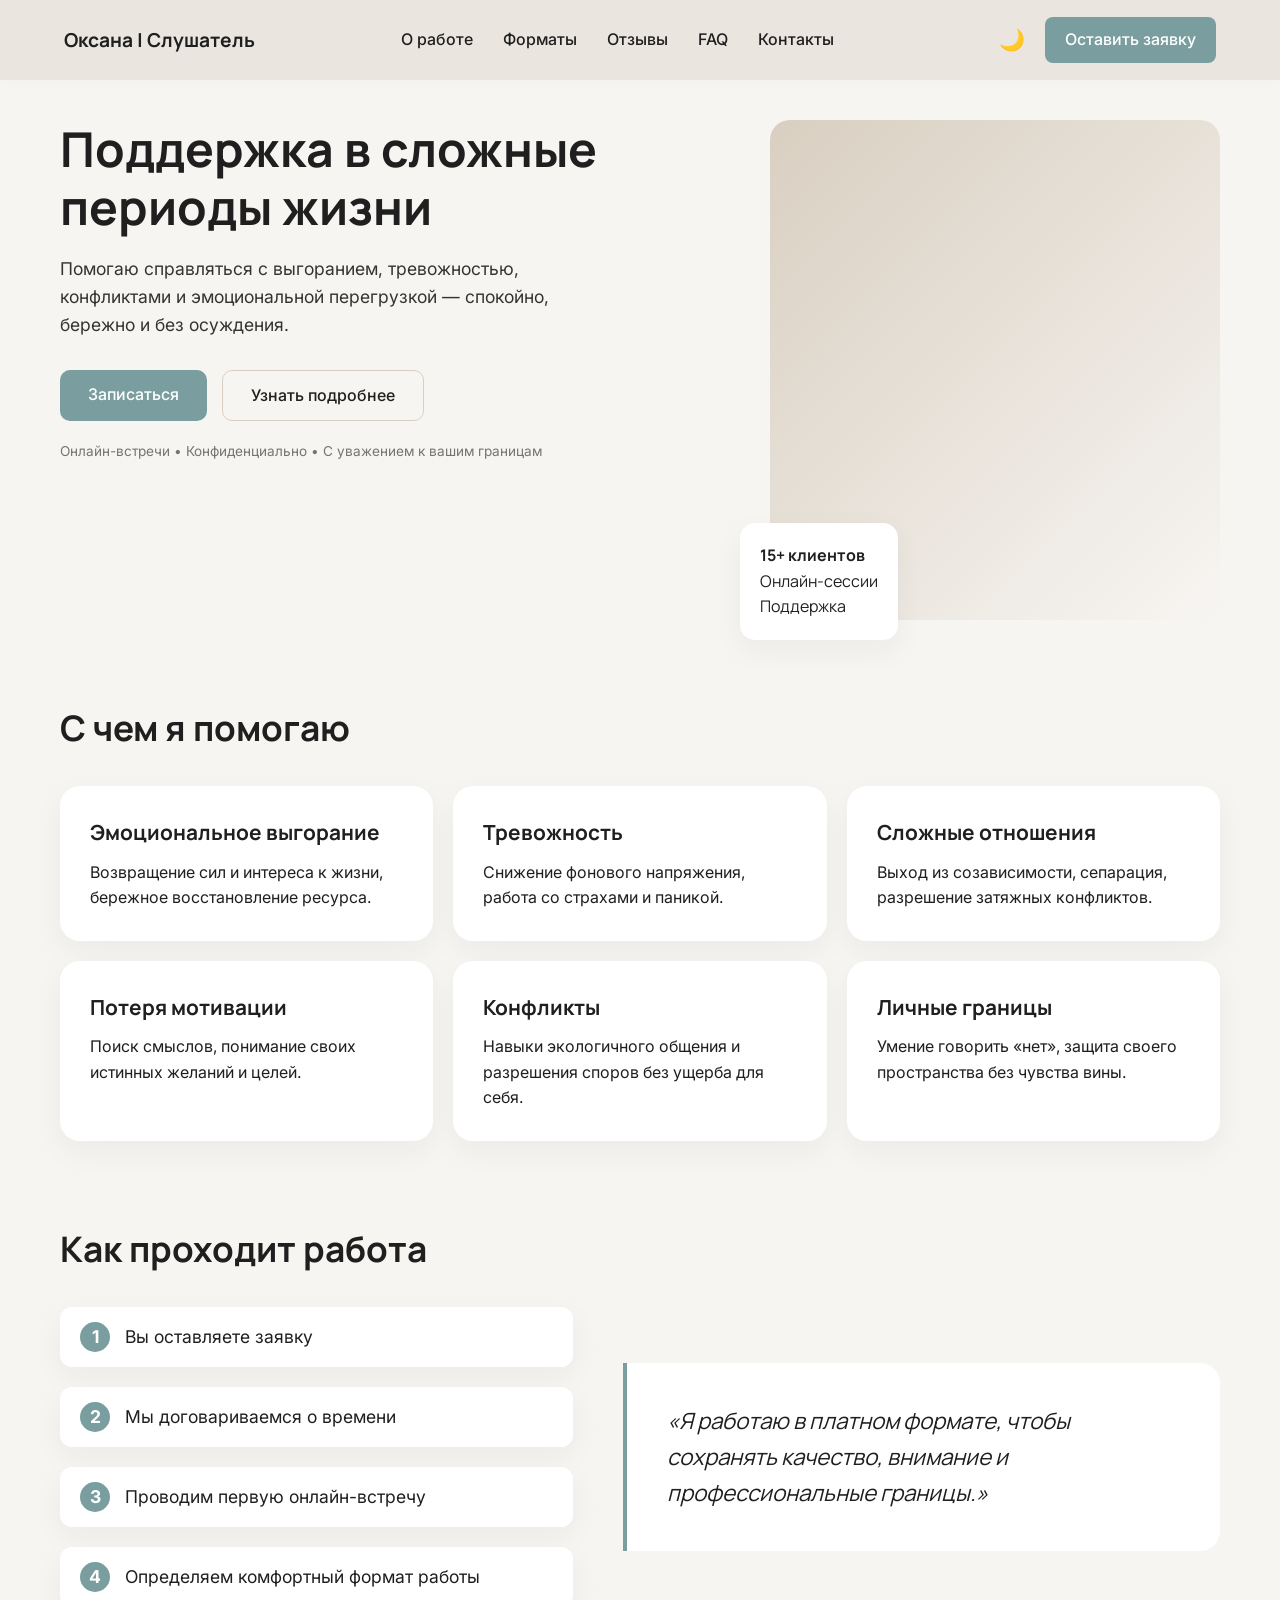
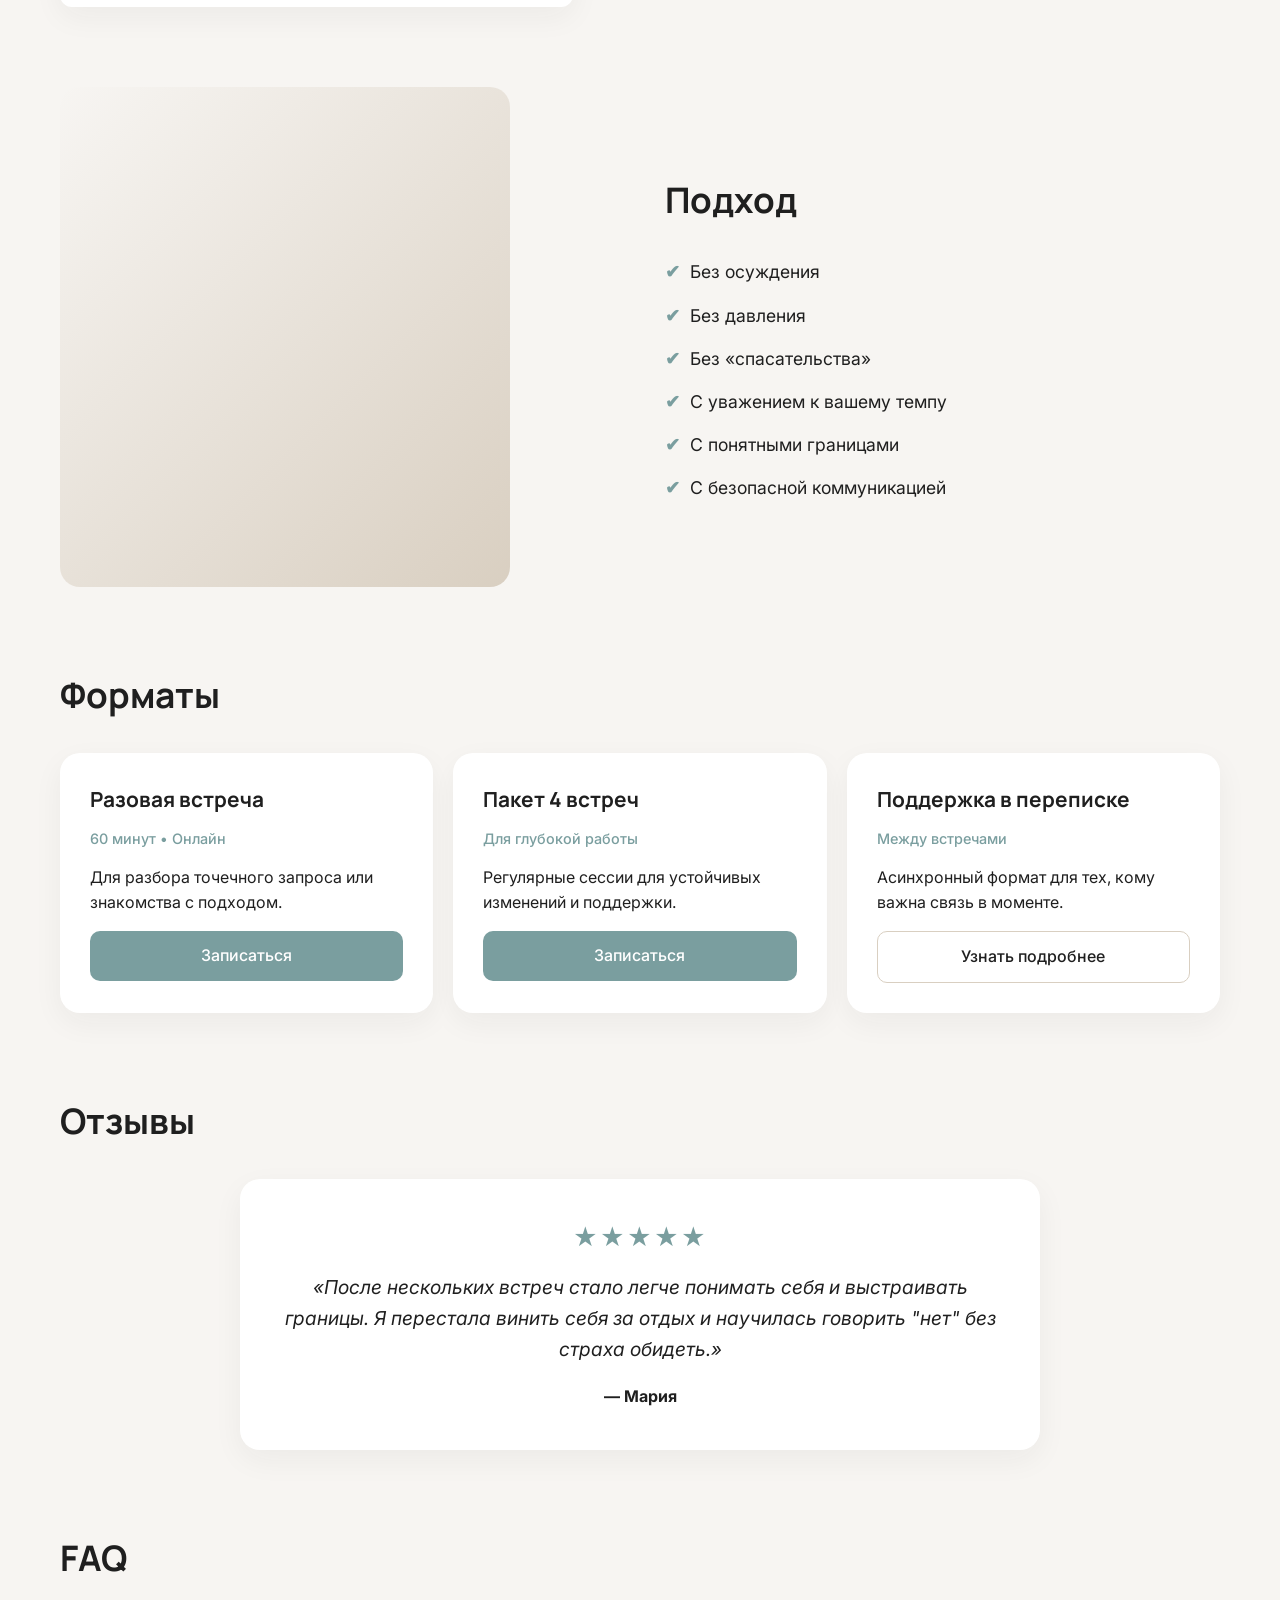
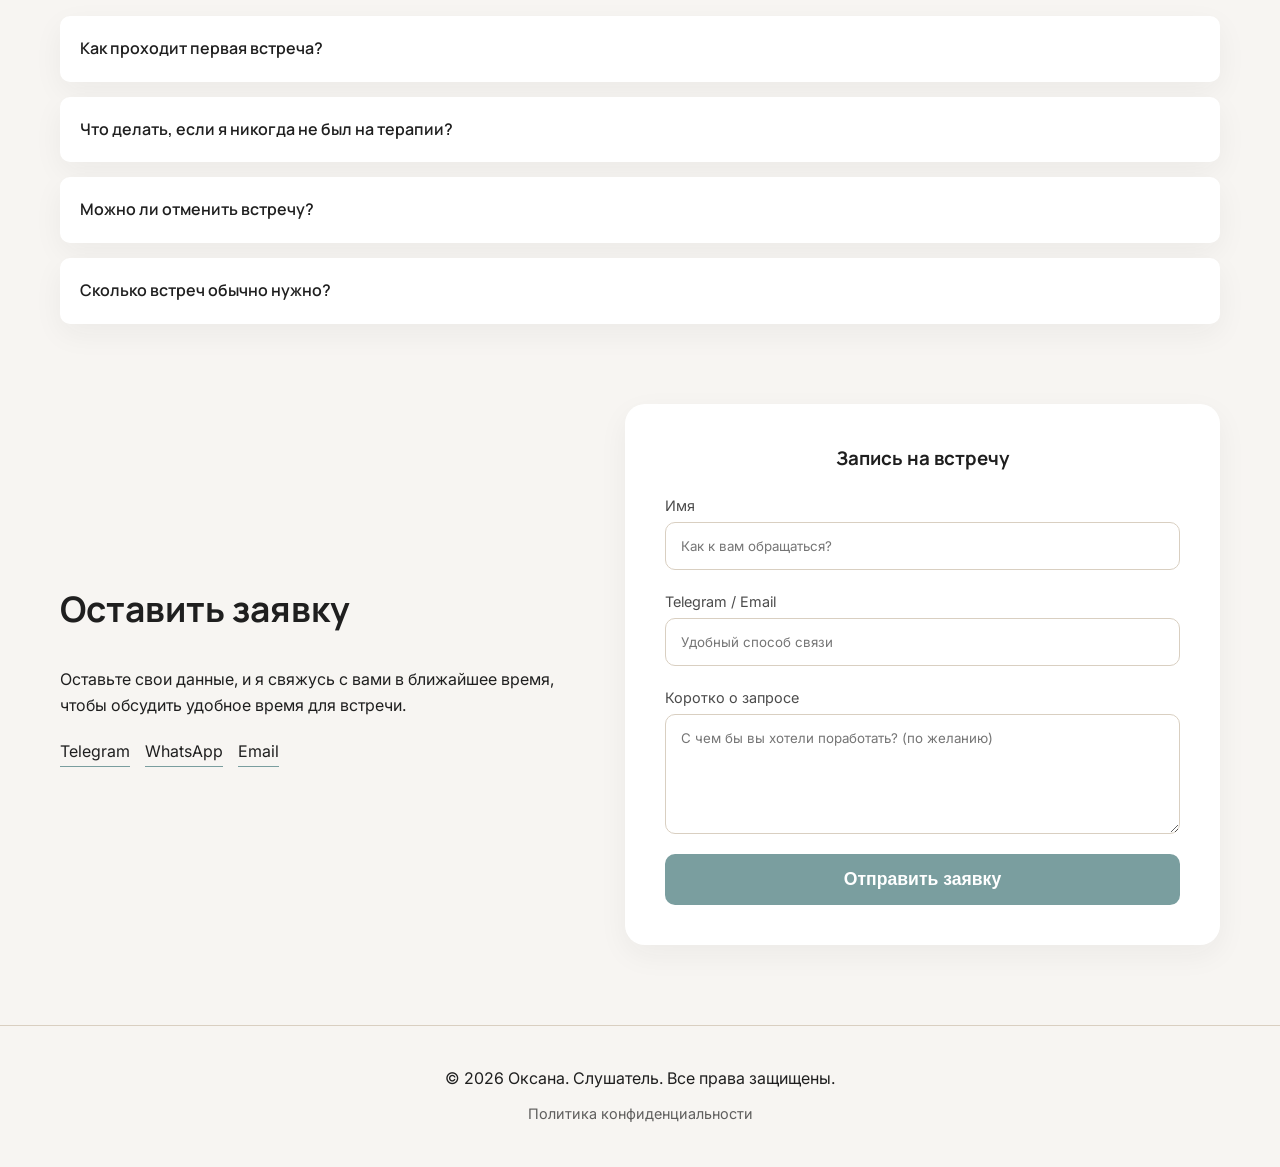
<file: index.html>
<!doctype html>
<html lang="ru">
  <head>
    <meta charset="UTF-8" />
    <meta name="viewport" content="width=device-width, initial-scale=1.0" />
    <title>Оксана | Слушатель</title>
    <link rel="stylesheet" href="style.css" />
    <link rel="preconnect" href="https://fonts.googleapis.com">
    <link rel="preconnect" href="https://fonts.gstatic.com" crossorigin>
    <link href="https://fonts.googleapis.com/css2?family=Inter:wght@400;500&family=Manrope:wght@500;700&display=swap" rel="stylesheet">
  </head>
  <body>
    <header>
      <a href="#" class="logo-link">
        <span class="logo-text">Оксана | Слушатель</span>
      </a>
      <nav>
        <ul class="menu">
          <li><a href="#about">О работе</a></li>
          <li><a href="#formats">Форматы</a></li>
          <li><a href="#reviews">Отзывы</a></li>
          <li><a href="#faq">FAQ</a></li>
          <li><a href="#contacts">Контакты</a></li>
        </ul>
      </nav>
      <div class="smena">
        <label>
          <input class="tema" type="checkbox">
          <span class="slider icon-theme">🌙</span>
        </label>
      </div>
      <a href="#contacts" class="header-btn hide-mobile">Оставить заявку</a>
      <div class="burger">
        <span></span>
        <span></span>
        <span></span>
      </div>
    </header>

    <main class="card-container">
      
      <section class="content-block columns hero">
        <div class="hero-text">
          <h1>Поддержка в сложные периоды жизни</h1>
          <p>Помогаю справляться с выгоранием, тревожностью, конфликтами и эмоциональной перегрузкой — спокойно, бережно и без осуждения.</p>
          <div class="hero-buttons">
            <a href="#contacts" class="btn-primary">Записаться</a>
            <a href="#about" class="btn-secondary">Узнать подробнее</a>
          </div>
          <p class="hero-small">Онлайн-встречи • Конфиденциально • С уважением к вашим границам</p>
        </div>
        <div class="hero-image">
          <div src="oks.jpg" class="image-placeholder">
            <div class="floating-card">
              <strong>15+ клиентов</strong><br>Онлайн-сессии<br>Поддержка
            </div>
          </div>
        </div>
      </section>

      <section id="about" class="content-block">
        <h2>С чем я помогаю</h2>
        <div class="projects-grid">
          <div class="project">
            <h3>Эмоциональное выгорание</h3>
            <p>Возвращение сил и интереса к жизни, бережное восстановление ресурса.</p>
          </div>
          <div class="project">
            <h3>Тревожность</h3>
            <p>Снижение фонового напряжения, работа со страхами и паникой.</p>
          </div>
          <div class="project">
            <h3>Сложные отношения</h3>
            <p>Выход из созависимости, сепарация, разрешение затяжных конфликтов.</p>
          </div>
          <div class="project">
            <h3>Потеря мотивации</h3>
            <p>Поиск смыслов, понимание своих истинных желаний и целей.</p>
          </div>
          <div class="project">
            <h3>Конфликты</h3>
            <p>Навыки экологичного общения и разрешения споров без ущерба для себя.</p>
          </div>
          <div class="project">
            <h3>Личные границы</h3>
            <p>Умение говорить «нет», защита своего пространства без чувства вины.</p>
          </div>
        </div>
      </section>

      <section id="steps" class="content-block">
        <h2>Как проходит работа</h2>
        <div class="steps-container columns">
          <ul class="steps-list">
            <li><span class="step-num">1</span> Вы оставляете заявку</li>
            <li><span class="step-num">2</span> Мы договариваемся о времени</li>
            <li><span class="step-num">3</span> Проводим первую онлайн-встречу</li>
            <li><span class="step-num">4</span> Определяем комфортный формат работы</li>
          </ul>
          <blockquote class="quote">
            «Я работаю в платном формате, чтобы сохранять качество, внимание и профессиональные границы.»
          </blockquote>
        </div>
      </section>

      <section id="approach" class="content-block columns">
        <div class="approach-img">
          <div class="image-placeholder soft-bg"></div>
        </div>
        <div class="approach-text">
          <h2>Подход</h2>
          <ul class="sites list-approach">
            <li><span class="check">✔</span> Без осуждения</li>
            <li><span class="check">✔</span> Без давления</li>
            <li><span class="check">✔</span> Без «спасательства»</li>
            <li><span class="check">✔</span> С уважением к вашему темпу</li>
            <li><span class="check">✔</span> С понятными границами</li>
            <li><span class="check">✔</span> С безопасной коммуникацией</li>
          </ul>
        </div>
      </section>

      <section id="formats" class="content-block">
        <h2>Форматы</h2>
        <div class="projects-grid">
          <div class="project format-card">
            <h3>Разовая встреча</h3>
            <p class="format-desc">60 минут • Онлайн</p>
            <p>Для разбора точечного запроса или знакомства с подходом.</p>
            <a href="#contacts" class="btn-primary w-100">Записаться</a>
          </div>
          <div class="project format-card">
            <h3>Пакет 4 встреч</h3>
            <p class="format-desc">Для глубокой работы</p>
            <p>Регулярные сессии для устойчивых изменений и поддержки.</p>
            <a href="#contacts" class="btn-primary w-100">Записаться</a>
          </div>
          <div class="project format-card">
            <h3>Поддержка в переписке</h3>
            <p class="format-desc">Между встречами</p>
            <p>Асинхронный формат для тех, кому важна связь в моменте.</p>
            <a href="#contacts" class="btn-secondary w-100">Узнать подробнее</a>
          </div>
        </div>
      </section>

      <section id="reviews" class="content-block">
        <h2>Отзывы</h2>
        <div class="review-card">
          <div class="stars">★★★★★</div>
          <p>«После нескольких встреч стало легче понимать себя и выстраивать границы. Я перестала винить себя за отдых и научилась говорить "нет" без страха обидеть.»</p>
          <span class="author">— Мария</span>
        </div>
      </section>

      <section id="faq" class="content-block">
        <h2>FAQ</h2>
        <div class="accordion">
          <details>
            <summary>Как проходит первая встреча?</summary>
            <p>Мы знакомимся, обсуждаем ваш запрос и ожидания от работы. Я задаю уточняющие вопросы, и мы намечаем план дальнейших действий.</p>
          </details>
          <details>
            <summary>Что делать, если я никогда не был на терапии?</summary>
            <p>Это абсолютно нормально. На первой встрече я подробно расскажу, как устроен процесс, и буду направлять вас, создавая безопасное пространство.</p>
          </details>
          <details>
            <summary>Можно ли отменить встречу?</summary>
            <p>Да, бесплатная отмена возможна за 24 часа до назначенного времени.</p>
          </details>
          <details>
            <summary>Сколько встреч обычно нужно?</summary>
            <p>Всё индивидуально. Для решения конкретной узкой проблемы может хватить 1-5 встреч. Для глубоких личностных изменений требуется более длительная работа.</p>
          </details>
        </div>
      </section>

      <section id="contacts" class="content-block columns contact-section">
        <div class="contacts-info">
          <h2>Оставить заявку</h2>
          <p>Оставьте свои данные, и я свяжусь с вами в ближайшее время, чтобы обсудить удобное время для встречи.</p>
          <div class="social-links">
            <a href="https://t.me/Ksyusha1177">Telegram</a>
            <a href="https://wa.me/420776327923">WhatsApp</a>
            <a href="mailto:realylife35@gmail.com">Email</a>
          </div>
        </div>
        
        <form class="forma">
          <h3>Запись на встречу</h3>
          <label for="name">Имя</label>
          <input type="text" id="name" placeholder="Как к вам обращаться?" required>
          
          <label for="contact">Telegram / Email</label>
          <input type="text" id="contact" placeholder="Удобный способ связи" required>
          
          <label for="request">Коротко о запросе</label>
          <textarea id="request" placeholder="С чем бы вы хотели поработать? (по желанию)"></textarea>
          
          <button type="submit">Отправить заявку</button>
        </form>
      </section>

    </main>

    <footer>
      <p class="p">© 2026 Оксана. Слушатель. Все права защищены.</p>
      <div class="footer-links">
        <a href="privaty.html">Политика конфиденциальности</a>
      </div>
    </footer>
    <script src="script.js"></script>
  </body>
</html>
</file>
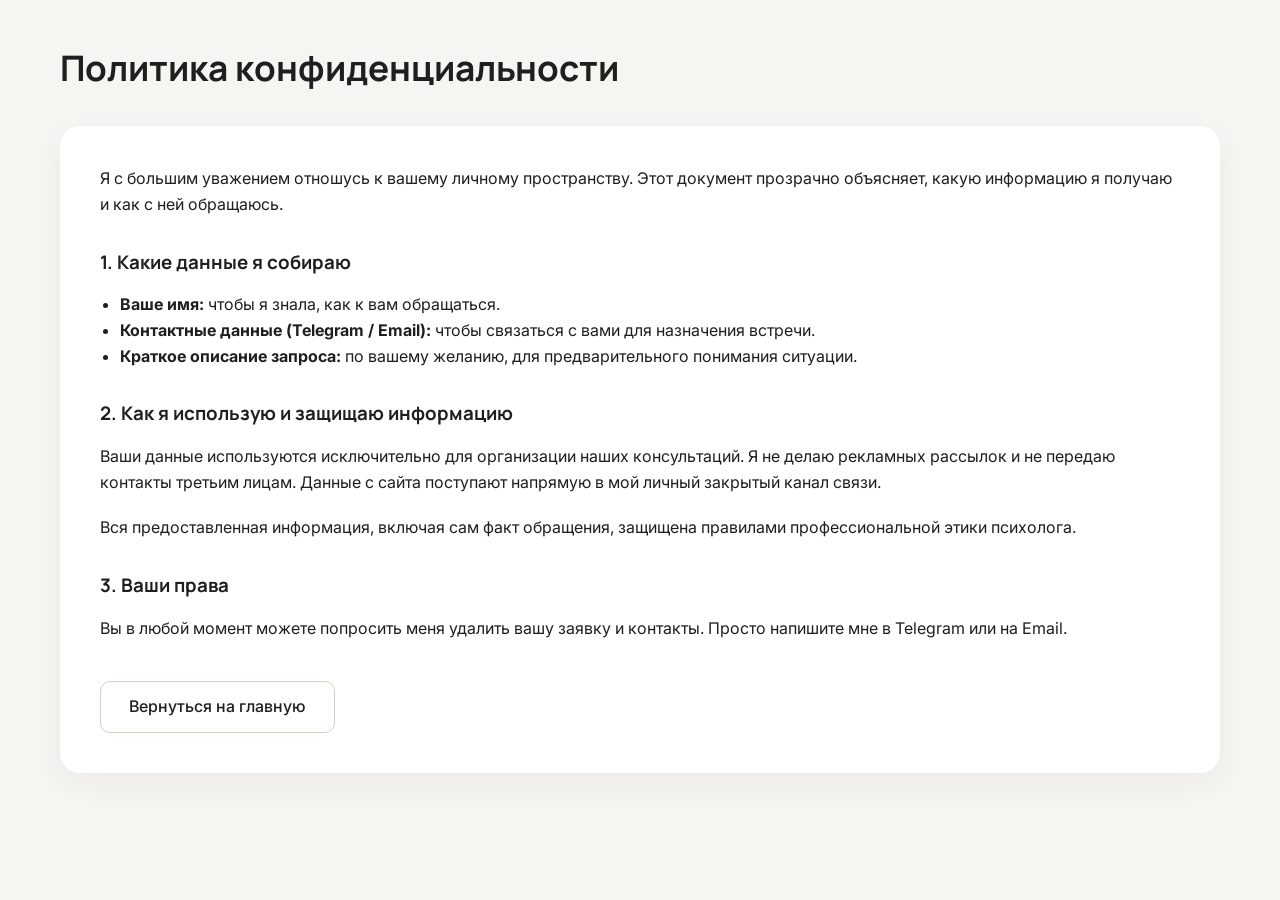
<file: privaty.html>
<!doctype html>
<html lang="ru">
  <head>
    <meta charset="UTF-8" />
    <meta name="viewport" content="width=device-width, initial-scale=1.0" />
    <title>Оксана | Слушатель</title>
    <link rel="stylesheet" href="style.css" />
    <link rel="preconnect" href="https://fonts.googleapis.com">
    <link rel="preconnect" href="https://fonts.gstatic.com" crossorigin>
    <link href="https://fonts.googleapis.com/css2?family=Inter:wght@400;500&family=Manrope:wght@500;700&display=swap" rel="stylesheet">
  </head>
  <main class="card-container">
  <section class="content-block">
    <h2>Политика конфиденциальности</h2>
    
    <div class="privacy-content" style="background: var(--bg-card); padding: 40px; border-radius: var(--radius); box-shadow: var(--shadow);">
      <p style="margin-bottom: 20px;">Я с большим уважением отношусь к вашему личному пространству. Этот документ прозрачно объясняет, какую информацию я получаю и как с ней обращаюсь.</p>
      
      <h3 style="margin: 30px 0 15px;">1. Какие данные я собираю</h3>
      <ul style="margin-left: 20px; margin-bottom: 20px;">
        <li><strong>Ваше имя:</strong> чтобы я знала, как к вам обращаться.</li>
        <li><strong>Контактные данные (Telegram / Email):</strong> чтобы связаться с вами для назначения встречи.</li>
        <li><strong>Краткое описание запроса:</strong> по вашему желанию, для предварительного понимания ситуации.</li>
      </ul>

      <h3 style="margin: 30px 0 15px;">2. Как я использую и защищаю информацию</h3>
      <p style="margin-bottom: 20px;">Ваши данные используются исключительно для организации наших консультаций. Я не делаю рекламных рассылок и не передаю контакты третьим лицам. Данные с сайта поступают напрямую в мой личный закрытый канал связи.</p>
      <p style="margin-bottom: 20px;">Вся предоставленная информация, включая сам факт обращения, защищена правилами профессиональной этики психолога.</p>

      <h3 style="margin: 30px 0 15px;">3. Ваши права</h3>
      <p style="margin-bottom: 20px;">Вы в любой момент можете попросить меня удалить вашу заявку и контакты. Просто напишите мне в Telegram или на Email.</p>
      
      <a href="index.html" class="btn-secondary" style="margin-top: 20px;">Вернуться на главную</a>
    </div>
  </section>
</main>
</file>
<file: style.css>
/* Подключение переменных и сброс стилей */
:root {
  /* Палитра из запроса */
  --bg-page: #F7F5F2;         /* Светлый фон страницы */
  --bg-card: #ffffff;         /* Белый фон карточек */
  --primary-text: #1F1F1F;    /* Основной текст */
  --accent: #7A9E9F;          /* Акцентный цвет (кнопки, заголовки, чекбоксы) */
  --secondary: #D9CFC1;       /* Вторичный цвет (рамки, тени, фон блоков) */
  --header-bg: #EAE6DF;       /* Спокойный цвет шапки */
  
  --shadow: 0 10px 30px rgba(31, 31, 31, 0.05);
  --shadow-hover: 0 15px 40px rgba(122, 158, 159, 0.15);
  --radius: 20px;             /* Плавные скругления по заданию */
}

/* Темная тема (переопределение переменных для мягкого контраста) */
body.dark-mode {
  --bg-page: #1a1a1a;
  --bg-card: #2a2a2a;
  --primary-text: #F7F5F2;
  --accent: #658c8d;
  --secondary: #4a4a4a;
  --header-bg: #222222;
  --shadow: 0 10px 30px rgba(0, 0, 0, 0.3);
  --shadow-hover: 0 15px 40px rgba(101, 140, 141, 0.2);
}

::selection {
  background-color: var(--accent);
  color: #fff;
}

* {
  margin: 0;
  padding: 0;
  box-sizing: border-box;
}

html {
  scroll-behavior: smooth;
}

body {
  font-family: 'Inter', sans-serif;
  background-color: var(--bg-page);
  color: var(--primary-text);
  line-height: 1.6;
  transition: background-color 0.4s ease, color 0.4s ease;
}

h1, h2, h3 {
  font-family: 'Manrope', sans-serif;
  color: var(--primary-text);
}

/* Шапка */
header {
  background-color: var(--header-bg);
  display: flex;
  height: 80px;
  align-items: center;
  justify-content: space-between;
  padding: 0 5%;
  position: sticky;
  top: 0;
  z-index: 100;
  box-shadow: 0 2px 10px rgba(0,0,0,0.02);
}

.logo-text {
  font-family: 'Manrope', sans-serif;
  font-size: 1.2rem;
  font-weight: 700;
  color: var(--primary-text);
  text-decoration: none;
}

.logo-link {
  text-decoration: none;
}

nav {
  flex-grow: 1;
  display: flex;
  justify-content: center;
}

ul.menu {
  display: flex;
  gap: 30px;
  list-style: none;
}

ul.menu a {
  text-decoration: none;
  color: var(--primary-text);
  font-weight: 500;
  transition: color 0.2s;
}

ul.menu a:hover {
  color: var(--accent);
}

.header-btn {
  background-color: var(--accent);
  color: #fff;
  padding: 10px 20px;
  border-radius: 8px;
  text-decoration: none;
  font-weight: 500;
  transition: 0.3s;
}

.header-btn:hover {
  opacity: 0.85;
}

/* Переключатель темы */
.smena {
  display: flex;
  align-items: center;
  margin: 0 20px;
}
.tema { display: none; }
.icon-theme { cursor: pointer; font-size: 0; user-select: none; }
.icon-theme::before { content: '🌙'; font-size: 1.3rem; }
.tema:checked + .icon-theme::before { content: '☀️'; }

/* Основной контейнер */
.card-container {
  max-width: 1200px;
  margin: 40px auto;
  padding: 0 20px;
}

/* Секции */
.content-block {
  margin-bottom: 80px;
  animation: fadeIn 0.8s ease-out forwards;
}

@keyframes fadeIn {
  from { opacity: 0; transform: translateY(20px); }
  to { opacity: 1; transform: translateY(0); }
}

h2 {
  font-size: 2.2rem;
  margin-bottom: 30px;
}

/* Hero (Первый экран) */
.hero {
  align-items: center;
}
.hero h1 {
  font-size: 3rem;
  line-height: 1.2;
  margin-bottom: 20px;
}
.hero-text { flex: 1; }
.hero-text p {
  font-size: 1.1rem;
  margin-bottom: 30px;
  color: var(--primary-text);
  opacity: 0.9;
}
.hero-small {
  font-size: 0.85rem !important;
  opacity: 0.6 !important;
  margin-top: 20px;
}
.hero-buttons {
  display: flex;
  gap: 15px;
}
.hero-image {
  flex: 1;
  display: flex;
  justify-content: flex-end;
}
.image-placeholder {
  width: 100%;
  max-width: 450px;
  height: 500px;
  background: linear-gradient(135deg, var(--secondary) 0%, var(--bg-page) 100%);
  border-radius: var(--radius);
  position: relative;
}
.soft-bg { background: linear-gradient(135deg, var(--bg-page) 0%, var(--secondary) 100%); }
.floating-card {
  position: absolute;
  bottom: -20px;
  left: -30px;
  background: var(--bg-card);
  padding: 20px;
  border-radius: 15px;
  box-shadow: var(--shadow);
  font-family: 'Manrope', sans-serif;
}

/* Кнопки */
.btn-primary, .btn-secondary {
  display: inline-block;
  padding: 12px 28px;
  border-radius: 10px;
  font-weight: 500;
  text-decoration: none;
  text-align: center;
  transition: 0.3s;
  cursor: pointer;
  border: none;
}
.btn-primary {
  background-color: var(--accent);
  color: #fff;
}
.btn-primary:hover { transform: translateY(-2px); box-shadow: var(--shadow-hover); }
.btn-secondary {
  background-color: transparent;
  color: var(--primary-text);
  border: 1px solid var(--secondary);
}
.btn-secondary:hover { background-color: var(--secondary); }
.w-100 { width: 100%; margin-top: 15px; }

/* Сетка карточек (С чем помогаю & Форматы) */
.projects-grid {
  display: grid;
  grid-template-columns: repeat(auto-fit, minmax(300px, 1fr));
  gap: 20px;
}

.project {
  background-color: var(--bg-card);
  border-radius: var(--radius);
  padding: 30px;
  box-shadow: var(--shadow);
  transition: transform 0.3s ease, box-shadow 0.3s ease;
}

.project:hover {
  transform: translateY(-5px);
  box-shadow: var(--shadow-hover);
}

.project h3 {
  margin-bottom: 10px;
  font-size: 1.3rem;
}

.format-desc {
  font-size: 0.9rem;
  color: var(--accent);
  margin-bottom: 15px;
  font-weight: 500;
}

/* Шаги */
.columns { display: flex; gap: 50px; align-items: stretch; }
.steps-container { align-items: center; }
.steps-list {
  flex: 1;
  list-style: none;
  display: flex;
  flex-direction: column;
  gap: 20px;
}
.steps-list li {
  display: flex;
  align-items: center;
  gap: 15px;
  font-size: 1.1rem;
  background: var(--bg-card);
  padding: 15px 20px;
  border-radius: 12px;
  box-shadow: var(--shadow);
}
.step-num {
  background: var(--accent);
  color: #fff;
  width: 30px;
  height: 30px;
  display: flex;
  align-items: center;
  justify-content: center;
  border-radius: 50%;
  font-weight: 700;
}
.quote {
  flex: 1;
  font-family: 'Manrope', sans-serif;
  font-size: 1.4rem;
  font-style: italic;
  padding: 40px;
  border-left: 4px solid var(--accent);
  background: var(--bg-card);
  border-radius: 0 var(--radius) var(--radius) 0;
}

/* Подход */
.approach-img { flex: 1; }
.approach-text { flex: 1; display: flex; flex-direction: column; justify-content: center; }
.list-approach {
  list-style: none;
  display: flex;
  flex-direction: column;
  gap: 15px;
}
.list-approach li {
  display: flex;
  align-items: center;
  gap: 10px;
  font-size: 1.1rem;
}
.check { color: var(--accent); font-weight: bold; }

/* Отзывы */
.review-card {
  background: var(--bg-card);
  padding: 40px;
  border-radius: var(--radius);
  box-shadow: var(--shadow);
  text-align: center;
  max-width: 800px;
  margin: 0 auto;
}
.stars { color: var(--accent); font-size: 1.5rem; margin-bottom: 15px; letter-spacing: 2px;}
.review-card p { font-size: 1.2rem; font-style: italic; margin-bottom: 20px;}
.author { font-weight: bold; }

/* FAQ (Аккордеон) */
.accordion details {
  background: var(--bg-card);
  margin-bottom: 15px;
  border-radius: 10px;
  box-shadow: var(--shadow);
  overflow: hidden;
}
.accordion summary {
  padding: 20px;
  font-weight: 600;
  font-family: 'Manrope', sans-serif;
  cursor: pointer;
  list-style: none;
  outline: none;
}
.accordion summary::-webkit-details-marker { display: none; }
.accordion p { padding: 0 20px 20px; opacity: 0.9; }

/* Контакты и Форма */
.contact-section { align-items: center; }
.contacts-info { flex: 1; }
.social-links { display: flex; gap: 15px; margin-top: 20px; }
.social-links a {
  color: var(--primary-text);
  text-decoration: none;
  border-bottom: 1px solid var(--accent);
  padding-bottom: 2px;
}
.forma {
  flex: 1;
  display: flex;
  flex-direction: column;
  background-color: var(--bg-card);
  padding: 40px;
  border-radius: var(--radius);
  box-shadow: var(--shadow);
}
.forma h3 { margin-bottom: 20px; text-align: center; }
.forma label { font-size: 0.9rem; margin-bottom: 5px; opacity: 0.8; }
.forma input, .forma textarea {
  width: 100%;
  padding: 15px;
  margin-bottom: 20px;
  border: 1px solid var(--secondary);
  border-radius: 10px;
  background-color: transparent;
  color: var(--primary-text);
  font-family: inherit;
  outline: none;
  transition: 0.3s;
}
.forma input:focus, .forma textarea:focus { border-color: var(--accent); }
.forma textarea { resize: vertical; height: 120px; }
.forma button {
  background-color: var(--accent);
  color: #fff;
  font-size: 1.1rem;
  font-weight: 600;
  border: none;
  padding: 15px;
  border-radius: 10px;
  cursor: pointer;
  transition: 0.3s;
}
.forma button:hover { opacity: 0.9; transform: translateY(-2px); }

/* Подвал */
footer {
  text-align: center;
  padding: 40px 20px;
  margin-top: 60px;
  border-top: 1px solid var(--secondary);
}
.footer-links { margin-top: 10px; }
.footer-links a { color: var(--primary-text); text-decoration: none; opacity: 0.7; font-size: 0.9rem;}

/* Бургер и адаптив */
.burger {
  width: 30px;
  height: 20px;
  display: none;
  flex-direction: column;
  justify-content: space-between;
  cursor: pointer;
}
.burger span {
  background-color: var(--primary-text);
  height: 2px;
  border-radius: 2px;
  transition: 0.3s;
}

@media (max-width: 900px) {
  .columns { flex-direction: column; gap: 30px; }
  .hero-text { text-align: center; }
  .hero-buttons { justify-content: center; flex-wrap: wrap; }
  .hero-image { display: none; /* Прячем картинку на мобилках для чистоты */ }
  .quote { border-left: none; border-top: 4px solid var(--accent); border-radius: var(--radius); }
}

@media (max-width: 768px) {
  .burger { display: flex; }
  .hide-mobile { display: none; }
  
  ul.menu {
    display: none;
    position: absolute;
    top: 80px;
    left: 0;
    width: 100%;
    background-color: var(--header-bg);
    flex-direction: column;
    padding: 20px 0;
    align-items: center;
    box-shadow: 0 10px 10px rgba(0,0,0,0.05);
  }
  
  ul.menu.show { display: flex; gap: 20px; }
  .forma { width: 100%; padding: 25px; }
  h2 { font-size: 1.8rem; }
  .hero h1 { font-size: 2.2rem; }
}
</file>
